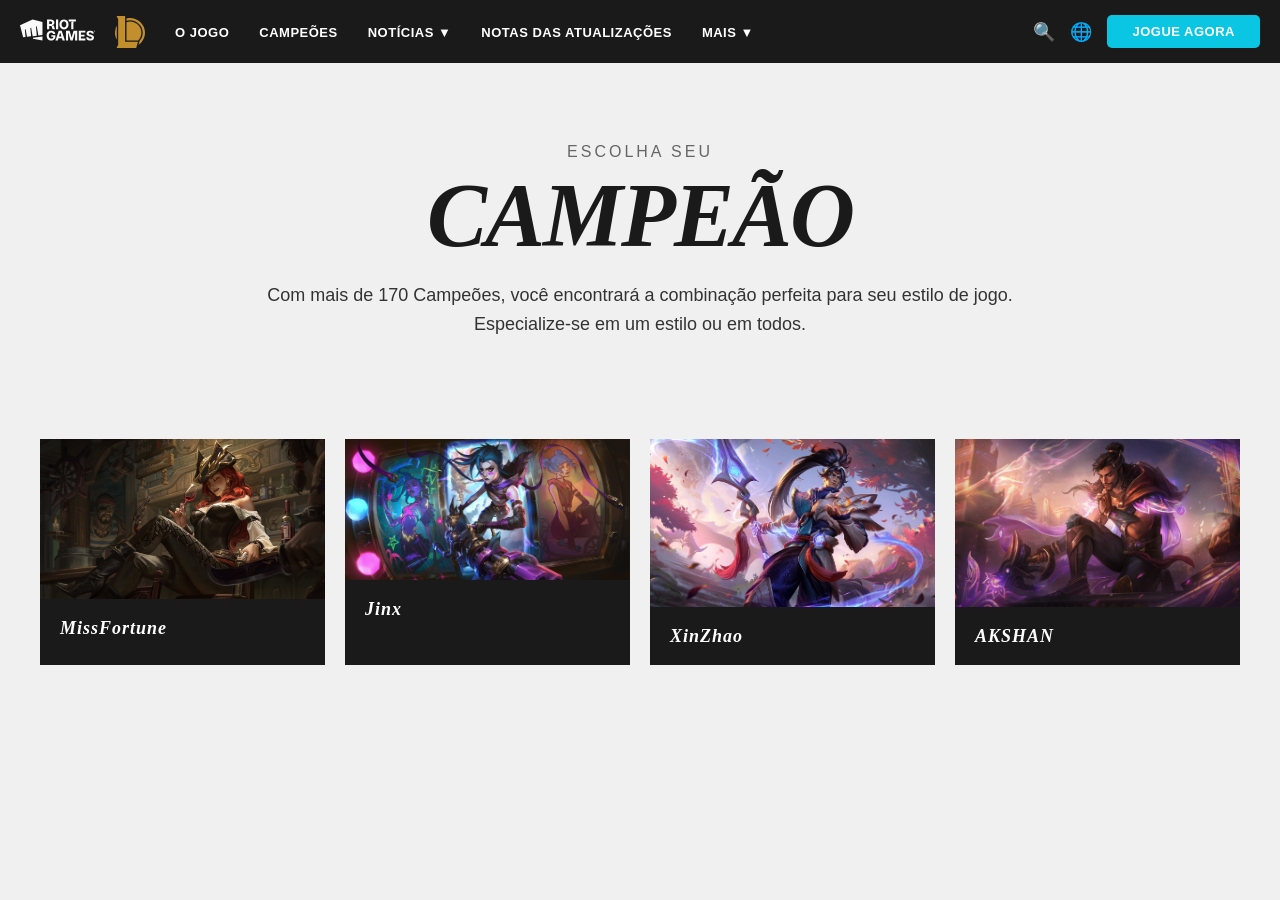
<file: aula 05/03/index.html>
<!DOCTYPE html>
<html lang="en">
<head>
    <meta charset="UTF-8">
    <meta name="viewport" content="width=device-width, initial-scale=1.0">
    <title>Document</title>
    <link rel="stylesheet" href="styles.css">
</head>
<body>
    <header class="header">
  <div class="container">
    <nav class="nav">
      <div class="nav-left">
        <div class="logo">
          <svg width="85" height="27" class="riot" viewBox="0 0 587.93 165">
            <path
              d="M98.77.33 0 46.07l24.61 93.66 18.73-2.3-5.15-58.89 6.15-2.74L54.96 136l32.01-3.93-5.69-65 6.09-2.71 11.68 66.23 32.38-3.98-6.23-71.25 6.16-2.74 12.77 72.43 32.01-3.93V19.71L98.77.33zm2.32 142.05 1.63 9.22 73.42 12.24v-30.68l-75.01 9.22h-.04zm144.49-19.22v12.63h15.57a14.84 14.84 0 0 1-1.92 7.31 13 13 0 0 1-5.6 5.11 20 20 0 0 1-8.9 1.8 17.53 17.53 0 0 1-10-2.8 17.87 17.87 0 0 1-6.44-8.14 33.06 33.06 0 0 1-2.27-12.93 31.81 31.81 0 0 1 2.32-12.81 18.14 18.14 0 0 1 6.5-8 17.27 17.27 0 0 1 9.82-2.78 19.31 19.31 0 0 1 5.36.71 14.15 14.15 0 0 1 4.33 2.09 12.92 12.92 0 0 1 3.18 3.29 15.61 15.61 0 0 1 2 4.44h17.27a27.22 27.22 0 0 0-3.46-10.28 28.84 28.84 0 0 0-7.05-8.1 32.6 32.6 0 0 0-9.91-5.29 37.91 37.91 0 0 0-12.06-1.86 37.32 37.32 0 0 0-14 2.6 32.6 32.6 0 0 0-11.36 7.61 35 35 0 0 0-7.61 12.21 46.15 46.15 0 0 0-2.73 16.44q0 11.94 4.54 20.59a32.4 32.4 0 0 0 12.69 13.27 39.84 39.84 0 0 0 35.84.84 28.39 28.39 0 0 0 11.67-11q4.25-7.19 4.24-17.2v-9.76Zm215.03 40.81V88.53h51.67v13.96h-34.62v16.76h27.99v13.96h-27.99v16.8h34.7v13.96h-51.75zm101.83-53.3a9 9 0 0 0-3.54-6.64c-2.09-1.59-5-2.38-8.69-2.38a16.63 16.63 0 0 0-6.26 1 8.62 8.62 0 0 0-3.83 2.78 6.74 6.74 0 0 0-1.33 4 6.2 6.2 0 0 0 .79 3.29 7.27 7.27 0 0 0 2.4 2.45 16.54 16.54 0 0 0 3.7 1.79 40.14 40.14 0 0 0 4.64 1.31l6.63 1.54a47.19 47.19 0 0 1 9.45 3.08 27.46 27.46 0 0 1 7.2 4.68 18.84 18.84 0 0 1 4.58 6.39 20.37 20.37 0 0 1 1.61 8.29 20.65 20.65 0 0 1-3.54 12.11 22.56 22.56 0 0 1-10.15 7.85 41.31 41.31 0 0 1-15.93 2.76 42.69 42.69 0 0 1-16.17-2.81 23.22 23.22 0 0 1-10.72-8.48q-3.83-5.66-4-14.12h16.43a10.68 10.68 0 0 0 7.05 9.94 19.37 19.37 0 0 0 7.24 1.26 18.44 18.44 0 0 0 6.66-1.09 10 10 0 0 0 4.33-3 7.22 7.22 0 0 0 1.57-4.48 6.16 6.16 0 0 0-1.42-4 10.86 10.86 0 0 0-4.14-2.81 42.07 42.07 0 0 0-6.89-2.14l-8.07-1.95q-9.65-2.3-15.23-7.26t-5.54-13.44a19.86 19.86 0 0 1 3.72-12.12 24.74 24.74 0 0 1 10.33-8.11 36.74 36.74 0 0 1 15-2.91 35.62 35.62 0 0 1 14.92 2.91 23.43 23.43 0 0 1 9.91 8.14 21.54 21.54 0 0 1 3.6 12.12Zm-113.99 53.3h-16.87v-57.35l-1.73-.02-17.04 57.37h-16.86l-16.58-57.37-2.15.02v57.35h-16.87V88.53h28.67l14.48 50.56h1.75l14.48-50.56h28.72v75.44zm-114.66 0h18.27l-25.33-75.43h-23.15l-25.37 75.43h18.3l4.93-16.54h27.42Zm-28.43-29.7 8.22-27.65h3.1l8.26 27.65Zm278.58-37.76a4 4 0 0 1-3.67-2.44 4 4 0 0 1 0-3.1 4 4 0 0 1 .85-1.27 4.25 4.25 0 0 1 1.27-.86 4.15 4.15 0 0 1 3.1 0 4.13 4.13 0 0 1 1.27.86 4.08 4.08 0 0 1 .86 1.27 4 4 0 0 1 0 3.1 4.08 4.08 0 0 1-.86 1.27 4 4 0 0 1-1.27.86 4 4 0 0 1-1.55.31Zm0-1.09a2.84 2.84 0 0 0 1.47-.39 2.94 2.94 0 0 0 1.05-1 2.93 2.93 0 0 0 0-2.92 3 3 0 0 0-1.06-1 2.93 2.93 0 0 0-2.92 0 3 3 0 0 0-1 1 2.86 2.86 0 0 0 0 2.92 3 3 0 0 0 1 1 2.83 2.83 0 0 0 1.46.39Zm-1.46-1.15V90.6h1.78a1.52 1.52 0 0 1 .69.15 1.13 1.13 0 0 1 .47.42 1.24 1.24 0 0 1 .17.66 1.16 1.16 0 0 1-.18.66 1 1 0 0 1-.48.41 1.56 1.56 0 0 1-.7.14h-1.2v-.72h1a.52.52 0 0 0 .36-.12.5.5 0 0 0 .14-.37.47.47 0 0 0-.14-.37.52.52 0 0 0-.36-.12h-.55v2.93Zm2.39-1.68.82 1.68h-1.11l-.75-1.68ZM282.41 1.03h17.05v75.44h-17.05zm98.02 37.72q0 12.42-4.71 21a32.67 32.67 0 0 1-12.79 13.17 38.57 38.57 0 0 1-36.31 0 32.75 32.75 0 0 1-12.79-13.2q-4.71-8.66-4.71-21t4.71-21.05a32.67 32.67 0 0 1 12.75-13.14 38.65 38.65 0 0 1 36.31 0 32.67 32.67 0 0 1 12.79 13.17q4.71 8.64 4.71 21.05m-17.35 0a33.35 33.35 0 0 0-2.23-13 17.47 17.47 0 0 0-6.33-8 18.57 18.57 0 0 0-19.45 0 17.57 17.57 0 0 0-6.35 8 38.59 38.59 0 0 0 0 26 17.49 17.49 0 0 0 6.35 8 18.57 18.57 0 0 0 19.45 0 17.39 17.39 0 0 0 6.33-8 33.4 33.4 0 0 0 2.23-13M246.58 50.17l8.76 26.3h18.71l-9.74-28.33h-13.23l-.79-2.44c2.52-.49 6.83-1.25 10.65-3.85a20 20 0 0 0 8.75-16.39 24.15 24.15 0 0 0-3.26-12.75 21.9 21.9 0 0 0-9.36-8.64 32.56 32.56 0 0 0-14.64-3H212v75.4h17.06v-26.3Zm-.32-15.61a19.35 19.35 0 0 1-7.26 1.18h-9.94V14.88h9.91a18.68 18.68 0 0 1 7.25 1.24 9.12 9.12 0 0 1 4.4 3.7 10 10 0 0 1 1.5 5.64 9.65 9.65 0 0 1-1.48 5.55 8.86 8.86 0 0 1-4.38 3.55M382.04 1.03v14h29.3l.8 2.45c-2.48.48-6.67 1.22-10.43 3.7v55.31h16.87v-61.5h19.62v-14Z"
            />
          </svg>
        </div>
        <svg
          width="30"
          height="32"
          viewBox="0 0 30 32"
          fill="none"
          class="league"
        >
          <path
            d="M1.80644 9.75049C0.655032 11.8373 0 14.2271 0 16.7683C0 19.3095 0.655032 21.7015 1.80644 23.7883V9.75049Z"
            fill="#C28F2C"
          />
          <path
            d="M15 2.02222C13.7829 2.02222 12.602 2.16921 11.4688 2.43647V4.75718C12.5907 4.44093 13.7738 4.26721 15 4.26721C22.0218 4.26721 27.7153 9.84627 27.7153 16.7305C27.7153 19.8307 26.5571 22.6659 24.6464 24.8463L24.2838 26.118L23.4814 28.9331C27.4184 26.2761 30.0023 21.8195 30.0023 16.7705C30 8.62355 23.2843 2.02222 15 2.02222Z"
            fill="#C28F2C"
          />
          <path
            d="M11.4688 24.4209H22.9737H23.2253C25.1723 22.4209 26.3713 19.7126 26.3713 16.7305C26.3713 10.5746 21.2806 5.58569 15 5.58569C13.767 5.58569 12.5816 5.78168 11.4688 6.1358V24.4209Z"
            fill="#C28F2C"
          />
          <path
            d="M10.1088 0H1.55029L3.16634 3.29844V28.7038L1.55029 32H21.1922L22.9737 25.7572H10.1088V0Z"
            fill="#C28F2C"
          />
        </svg>
      </div>

      <ul class="nav-menu">
        <li><a href="#">O JOGO</a></li>
        <li><a href="#">CAMPEÕES</a></li>
        <li><a href="#">NOTÍCIAS ▼</a></li>
        <li><a href="#">NOTAS DAS ATUALIZAÇÕES</a></li>
        <li><a href="#">MAIS ▼</a></li>
      </ul>

      <div class="nav-right">
        <button class="search-btn">🔍</button>
        <button class="lang-btn">🌐</button>
        <button class="play-btn">JOGUE AGORA</button>
      </div>
    </nav>
  </div>
</header>
<section class="hero">
  <div class="container">
    <p class="hero-subtitle">ESCOLHA SEU</p>
    <h1 class="hero-title">CAMPEÃO</h1>
    <p class="hero-description">
      Com mais de 170 Campeões, você encontrará a combinação perfeita para
      seu estilo de jogo.<br />
      Especialize-se em um estilo ou em todos.
    </p>
  </div>
</section>
<section class="champions">
  <div class="container">
    <div class="champions-grid">
      <div class="champion-card">
        <img src="images/misssFortune.jpg" alt="Aatrox" />
        <h3>MissFortune</h3>
      </div>
      <div class="champion-card">
        <img src="images/jinx.jpg" alt="Ahri" />
        <h3>Jinx</h3>
      </div>
      <div class="champion-card">
        <img src="images/XinZhao.jpg" alt="Akali" />
        <h3>XinZhao</h3>
      </div>
      <div class="champion-card">
        <img src="./images/Akshan.jpg" alt="">
        <h3>AKSHAN</h3>
      </div>
    </div>
  </div>
</section>
    
</body>
</html>
</file>
<file: aula 05/03/styles.css>
* {
    margin: 0;
    padding: 0;
    box-sizing: border-box;
  }

  body {
    font-family: Arial, sans-serif;
    background: #f0f0f0;
  }

  .container {
    max-width: 1400px;
    margin: 0 auto;
    padding: 0 20px;
  }

  .header {
    background: #1a1a1a;
    padding: 15px 0;
    color: #fff;
  }

  .riot {
    width: 75px;
    height: 24px;
    fill: #f9f9f9;
  }

  .nav,
  .nav-left,
  .nav-right {
    display: flex;
    align-items: center;
  }

  .nav {
    justify-content: space-between;
    gap: 30px;
  }

  .nav-left {
    gap: 20px;
  }

  .nav-menu {
    display: flex;
    list-style: none;
    gap: 30px;
    flex: 1;
  }

  .nav-menu a {
    color: #fff;
    text-decoration: none;
    font: 600 13px/1 Arial;
    letter-spacing: 0.5px;
  }

  .nav-menu a:hover {
    color: #0bc6e3;
  }

  .nav-right {
    gap: 15px;
  }

  .search-btn,
  .lang-btn {
    background: transparent;
    border: none;
    color: #fff;
    font-size: 18px;
    cursor: pointer;
  }

  .play-btn {
    background: #0bc6e3;
    color: #fff;
    border: none;
    padding: 10px 25px;
    border-radius: 5px;
    font: bold 13px/1 Arial;
    cursor: pointer;
    letter-spacing: 0.5px;
  }

  .play-btn:hover {
    background: #0aa8c4;
  }

  .hero {
  text-align: center;
  padding: 80px 20px 60px;
}

.hero-subtitle {
  font-size: 16px;
  color: #666;
  margin-bottom: 10px;
  letter-spacing: 3px;
}

.hero-title {
  font:
    900 90px/1 "Beaufort for LOL",
    serif;
  font-style: italic;
  color: #1a1a1a;
  margin-bottom: 20px;
  letter-spacing: -2px;
}

.hero-description {
  font-size: 18px;
  color: #333;
  line-height: 1.6;
  max-width: 800px;
  margin: 0 auto;
}

.champions {
  padding: 40px 20px 80px;
}

.champions-grid {
  display: grid;
  grid-template-columns: repeat(4, 1fr);
  gap: 20px;
}

.champion-card {
  background: #1a1a1a;
  cursor: pointer;
  transition: transform 0.3s;
  font-family: "Beaufort for LOL", sans-serif;
}

.champion-card:hover {
  transform: translateY(-10px);
}

.champion-card img {
  width: 100%;
  display: block;
}

.champion-card h3 {
  color: #fff;
  padding: 20px;
  font: bold 18px/1 "Beaufort for LOL";
  font-style: italic;
  letter-spacing: 1px;
}
</file>
